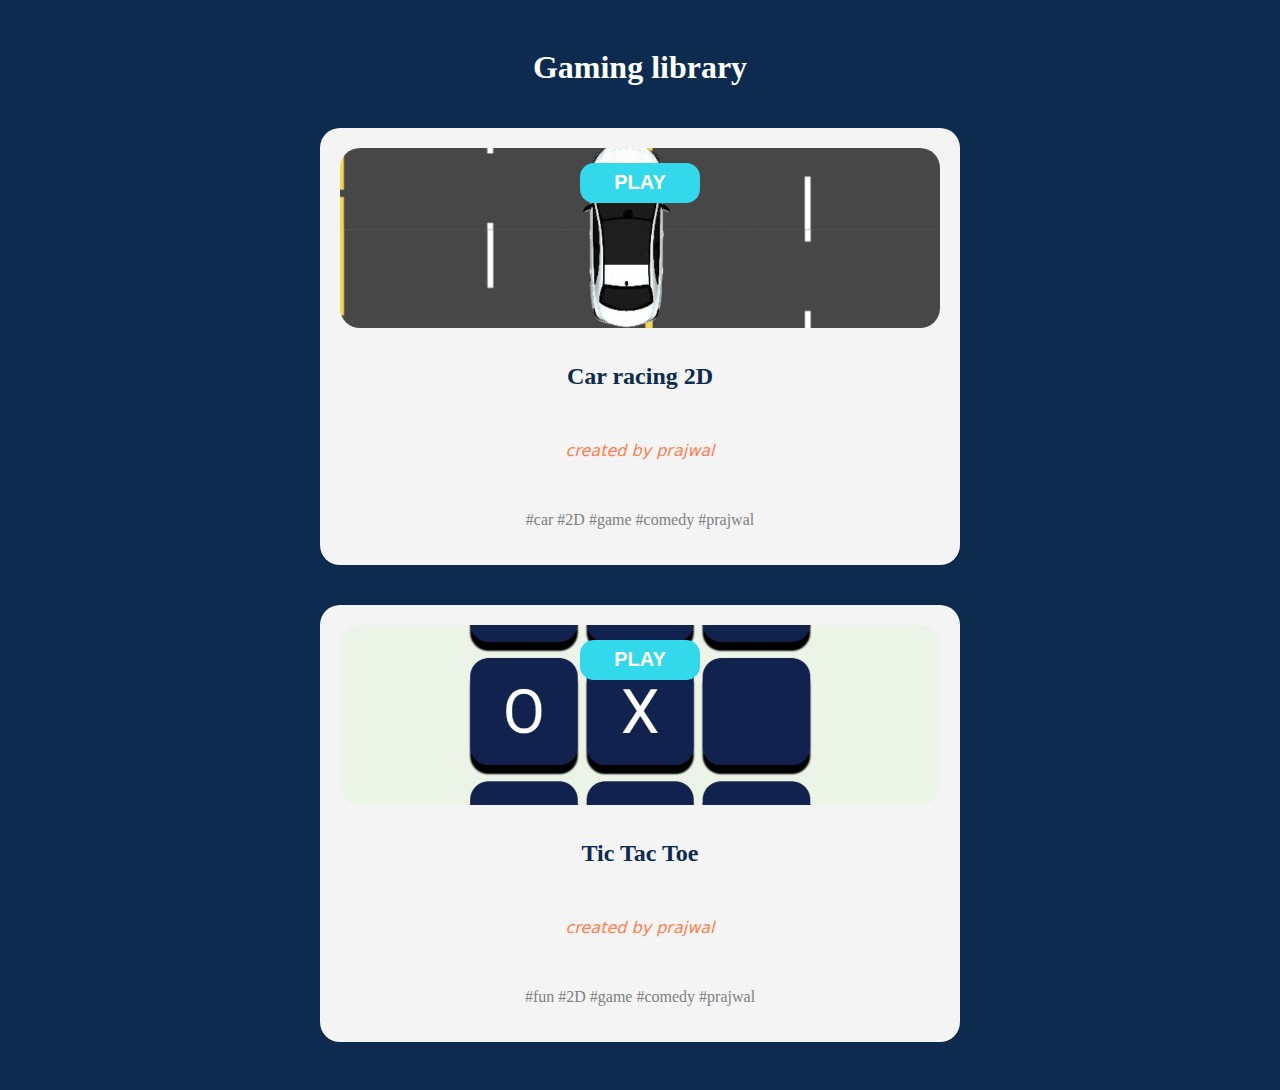
<file: index.html>
<!DOCTYPE html>

<html>
<head>
  <meta http-equiv="CONTENT-TYPE" content="text/html; charset=UTF-8">
  <title>Hello, World!</title>
  <link rel="stylesheet" href="style.css">
 
</head>
<body class="homee">
  <header>
      
  <h1 class="head">
   Gaming library
  </h1>
  
  </header>
  <main>
    <div class="gameContainer">
      <div class="game1">
        
        <button onclick = window.open("car.html") class="play1">PLAY</button>
     
        
      </div>
      <h3>Car racing 2D</h3>
        <p class="creator"><i> created by prajwal</i></p>
      <p class="hashtags">#car #2D #game #comedy #prajwal</p>
    </div>
     <div class="gameContainer">
      <div class="game2">
        
        <button onclick = window.open("tictoc.html") class="play1">PLAY</button>
     
        
      </div>
      <h3>Tic Tac Toe</h3>
        <p class="creator"><i> created by prajwal</i></p>
      <p class="hashtags">#fun #2D #game #comedy #prajwal</p>
    </div>
  </main>
  
</body>
</html>
</file>
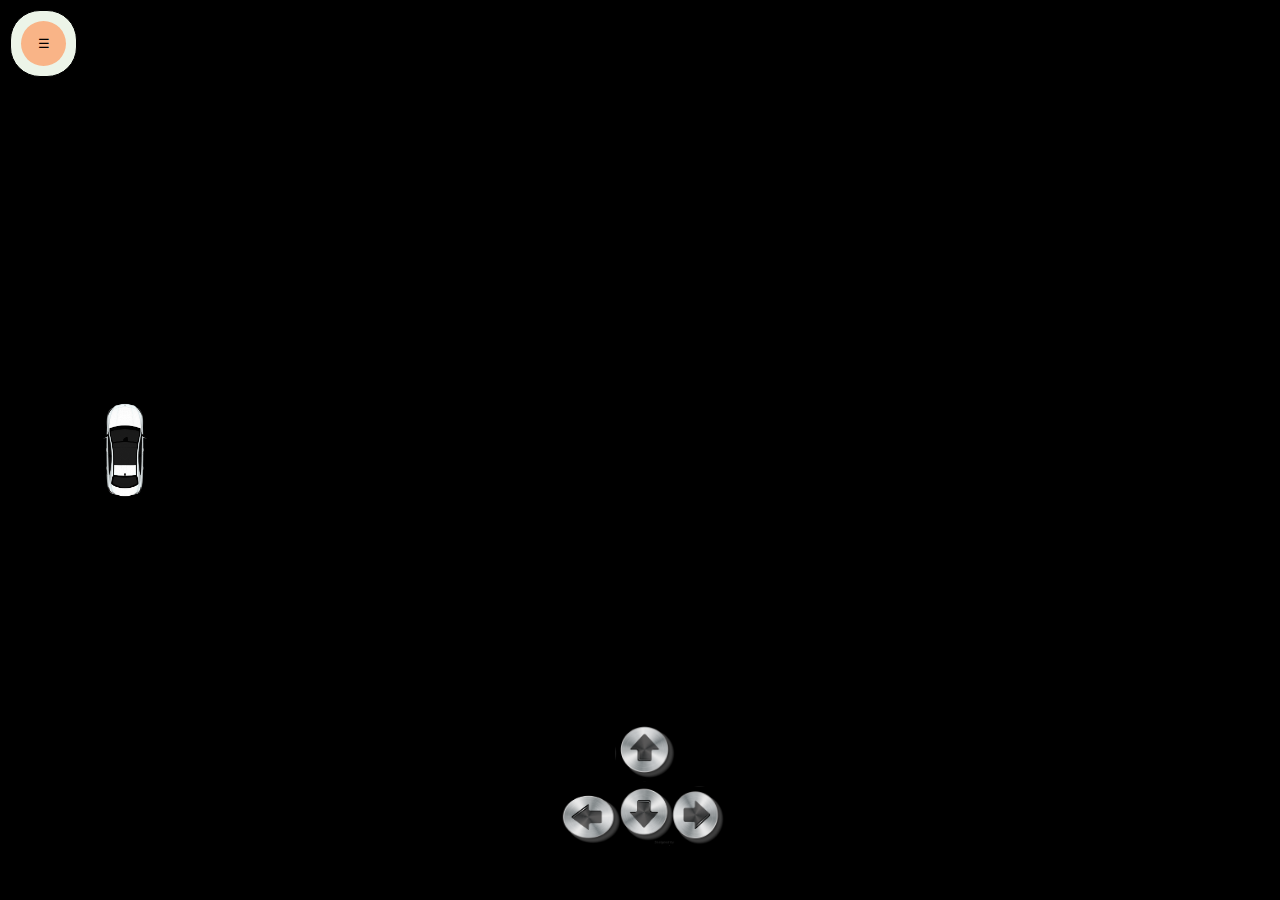
<file: car.html>
<!DOCTYPE html>
<html lang="en">
<head>
    <meta charset="UTF-8">
    <meta http-equiv="X-UA-Compatible" content="IE=edge">
    <meta name="viewport" content="width=device-width, initial-scale=1.0">
    <title></title>
     <link
  rel="stylesheet"
  href="https://cdnjs.cloudflare.com/ajax/libs/font-awesome/6.6.0/css/all.min.css"
/>
  <link rel="stylesheet" href="style.css">
    <link rel="stylesheet" href="tictoc.css">
</head>
<body class="gamme">
     <nav class="navbar">
        
            <button  id="menuBtn">☰</button>
           
       
        
        <div id="menu" class="hidden">
            <ul>
                <li><button id="reset">⟲</button></li>
                <li><button  onclick = window.open("index.html") id="home" > 
                    <i class="fa-solid fa-house"></i>
                </button></li>
            </ul>
        </div>
        
        
        
        
    </nav>
    
    
      
     
      
    <div class="view">
        
        <div id="box" class="car" style="
 
  ">
</div>
        
    </div>

<!-- Control Buttons -->
<div style="position:fixed; bottom:50px; left:50%; transform:translateX(-50%); text-align:center;">
  <button  id="up"> <img class="upp" src="up.png" alt="up">
       
  </button><br>
  <button class="lf" id="left">
      <img  src="left.png">
  </button>
  <button  id="down">
      
      <img class="dowm" src="down.png">
  </button>
  <button class="ri" id="right">
      <img src="right.png" class="rit"
  </button>
</div>

<script src="script.js">
    
    
</script>
    <script src="app.js"></script>

</body>
</html>
</file>
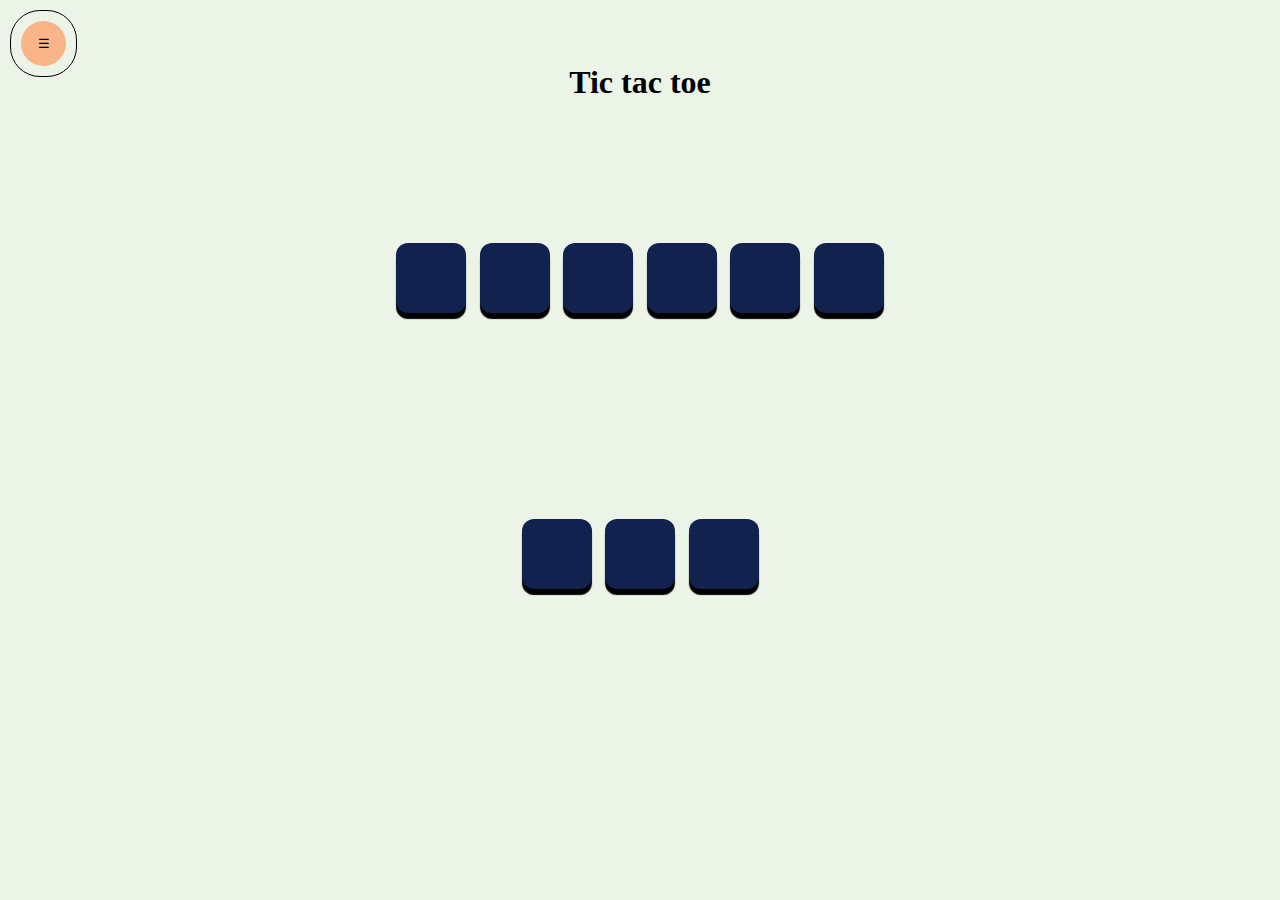
<file: tictoc.html>
<!DOCTYPE html>
<html lang="en">
<head>
  
    <meta charset="UTF-8">
    <meta http-equiv="X-UA-Compatible" content="IE=edge">
    <meta name="viewport" content="width=device-width, initial-scale=1.0">
    <title>Tic tac toe</title>
    <link
  rel="stylesheet"
  href="https://cdnjs.cloudflare.com/ajax/libs/font-awesome/6.6.0/css/all.min.css"
/>
  <link rel="stylesheet" href="tictoc.css">
</head>
<body>
    <nav class="navbar">
        
            <button  id="menuBtn">☰</button>
           
       
        
        <div id="menu" class="hidden">
            <ul>
                <li><button id="reset">⟲</button></li>
                <li><button id="home" onclick = window.open("index.html") > 
                    <i class="fa-solid fa-house"></i>
                </button></li>
            </ul>
        </div>
        
        
        
        
    </nav>
   
  <div class="msgC"> <p id="msg"> </p>
  </div>
  <h1>Tic tac toe</h1>
  <div class="container">
    
    
    <div class="game">
      
      <button class="box"></button>
      <button class="box"></button>
      <button class="box"></button>
      <button class="box"></button>
      <button class="box"></button>
      <button class="box"></button>
      <button class="box"></button>
      <button class="box"></button>
      <button class="box"></button>
      
      
      
     
      
    </div>
     
    
  
  
 
  <script src="app.js">
  </script>
  
 

</body>
</html>
</file>
<file: style.css>
/* Home Page */
.homee {
  text-align: center;
  background-color: #0C2B4E;
  color: white;
  padding: 20px 0;
}

/* Main Layout */
main {
  display: flex;
  flex-direction: column;
  justify-content: center;
  align-items: center;
}

/* Game Container */
.gameContainer {
  background-color: #F4F4F4;
  border-radius: 20px;
  width: 95%;
  max-width: 600px;
  margin: 20px auto;
  padding: 20px;
  display: flex;
  flex-direction: column;
  gap: 25px;
}

/* Game Cards */
.game1, .game2 {
  height: 180px;
  width: 100%;
  border-radius: 20px;
  background-size: cover;
  background-position: center;
  background-repeat: no-repeat;
}

/* Backgrounds */
.game1 {
  background-image: url("car2d.jpg");
}

.game2 {
  background-image: url("tictok.jpg");
}

/* Headings */
h3 {
  font-size: 24px;
  color: #0C2B4E;
  margin: 10px 0;
  text-align: center;
}

/* Creator name */
.creator {
  color: coral;
  font-family: system-ui;
  text-align: center;
  margin-bottom: 10px;
}

/* Hashtags */
.hashtags {
  color: gray;
  font-family: "Georgia", serif;
  text-align: center;
}

/* Play Button */
.play1 {
  height: 40px;
  width: 120px;
  border-radius: 14px;
  background-color: #34d8eb;
  color: white;
  font-size: 20px;
  font-weight: bold;
  border: none;
  margin: 15px auto 0;
  display: block;
  cursor: pointer;
  transition: 0.3s;
}

.play1:hover {
  background-color: #25b8d3;
}

/* ✅ Mobile Responsive Design */
@media (max-width: 600px) {
  .gameContainer {
    width: 90%;
    padding: 10px;
  }

  .game1, .game2 {
    height: 150px;
  }

  h3 {
    font-size: 20px;
  }

  .play1 {
    width: 100px;
    font-size: 18px;
  }
}


.car {
  width: 50px;      
  height: 100px;     
  background-image: url('car.png');
  background-size: cover;
  background-position: center;
  background-repeat: no-repeat;
  position:absolute; 
  top: 400px;
  transition: 0.1s;
  left:100px;
}
.gamme {
  background-image: url("road.png");
  background-size: cover;
  height: 344px;
  background-color: black;
  animation: roadMove 4s linear 2s infinite;
}

@keyframes roadMove {
  from {
    background-position-y: 100%;
  }
  to {
    background-position-y: 0;
  }
}

.gamme{
    height: 100%;
    width:100%;
    background-image: url(https://opengameart.org/sites/default/files/road_0.png  );
    background-size: cover;
}


button{
    
    
    height: 50px;
    width: 50px;
  
  border: none;
    background: none;
}

img{
  
      
    height: 60px;
    width: 60px;
    background-image: url(up.png);
    
}

.view{
   height: 344px;
  border-width: 100%;
  background-color: blue: 
  
  
}
</file>
<file: tictoc.css>
*{
  margin: 0;
  padding: 0;
  
}

body{
  background-color: #ECF4E8;
  
  
}

h1{
  text-align: center;
}




.hidden {
  display: none;
 
  
}
.container{
  
  height: 70vh;
  display: flex;
  justify-content: center;
  align-items: center;
  
  
  
  
  
  
}

.game{
  
  height: 60vmin;
  width: 60vmin;
  display: flex;
  align-items: center;
  flex-wrap: wrap;
  justify-content: center;
  gap: 1.5vmin;
  
  
  
}


.box{
  height: 70px;
  background-color: #11224E;
  border-radius: 12px;
  border: none;
  box-shadow: 0 6px 1px black;
  color: white;
  font-size: 40px;
  
  
  
  
  width: 70px;
}

#msg{
  margin-top: 14px;
  color: green;
  font-size: 22px;
  
}

.msgC{
  text-align: center;
  height: 50px;
  width: 100%;
  
}
#reset {
  color: black;
  border: none;
  height: 45px;
  width: 45px;
  border-radius: 50%;
  font-size: 42px; /* अंदर comfortably फिट होगा */
  
  display: flex;
  align-items: center;
  justify-content: center;
  cursor: pointer; /* hover पर cursor बदलेगा */
  transition: 0.2s ease;
}

#reset:hover {
  background-color: #dcead4; /* हल्का hover effect */
  transform: scale(1.05);
}

#menuBtn {
  height: 45px;
  width: 45px;
  background-color: #F9B487;
  border: none;
  border-radius: 50%;
  display: flex;
  align-items: center;
  justify-content: center;
  cursor: pointer;
  transition: 0.2s ease;
}

#menuBtn:hover {
  background-color: #f7a868;
  transform: scale(1.05);
}

.hidden {
  display: none;
}

.navbar {
  position: fixed;
  left: 10px;
  top: 10px;
  border: 1px solid black;
  border-radius: 30px;
  background-color: #ECF4E8;
  display: flex;
  flex-direction: column;
  padding: 10px;
}

ul {
  list-style-type: none;
  padding: 0;
  margin: 0;
}

#home {
  color: black;
  font-size: 22px;
  margin: 10px 0;
  border: none;
  border-radius: 50px;
  
  padding: 5px 10px;
  text-align: left;
  transition: 0.2s;
}

#home:hover {
  background-color: #dcead4;
}
</file>
